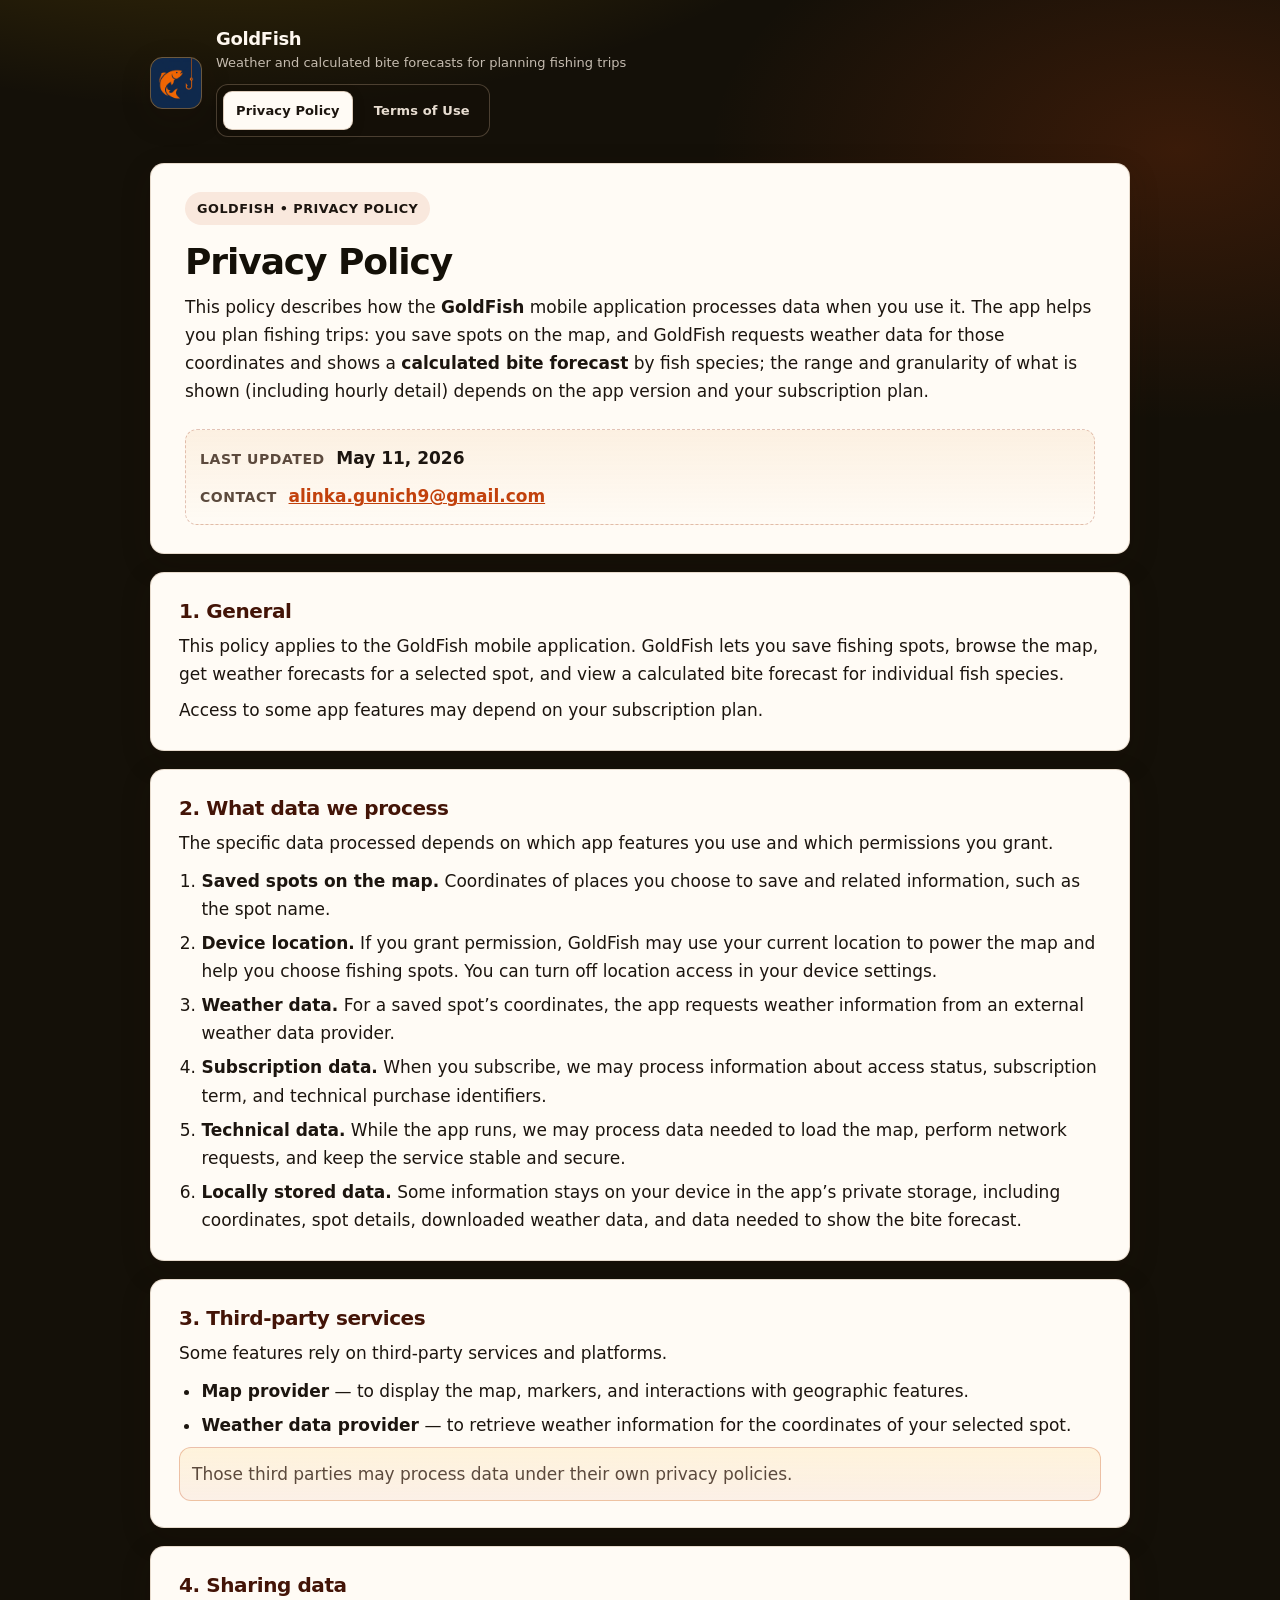
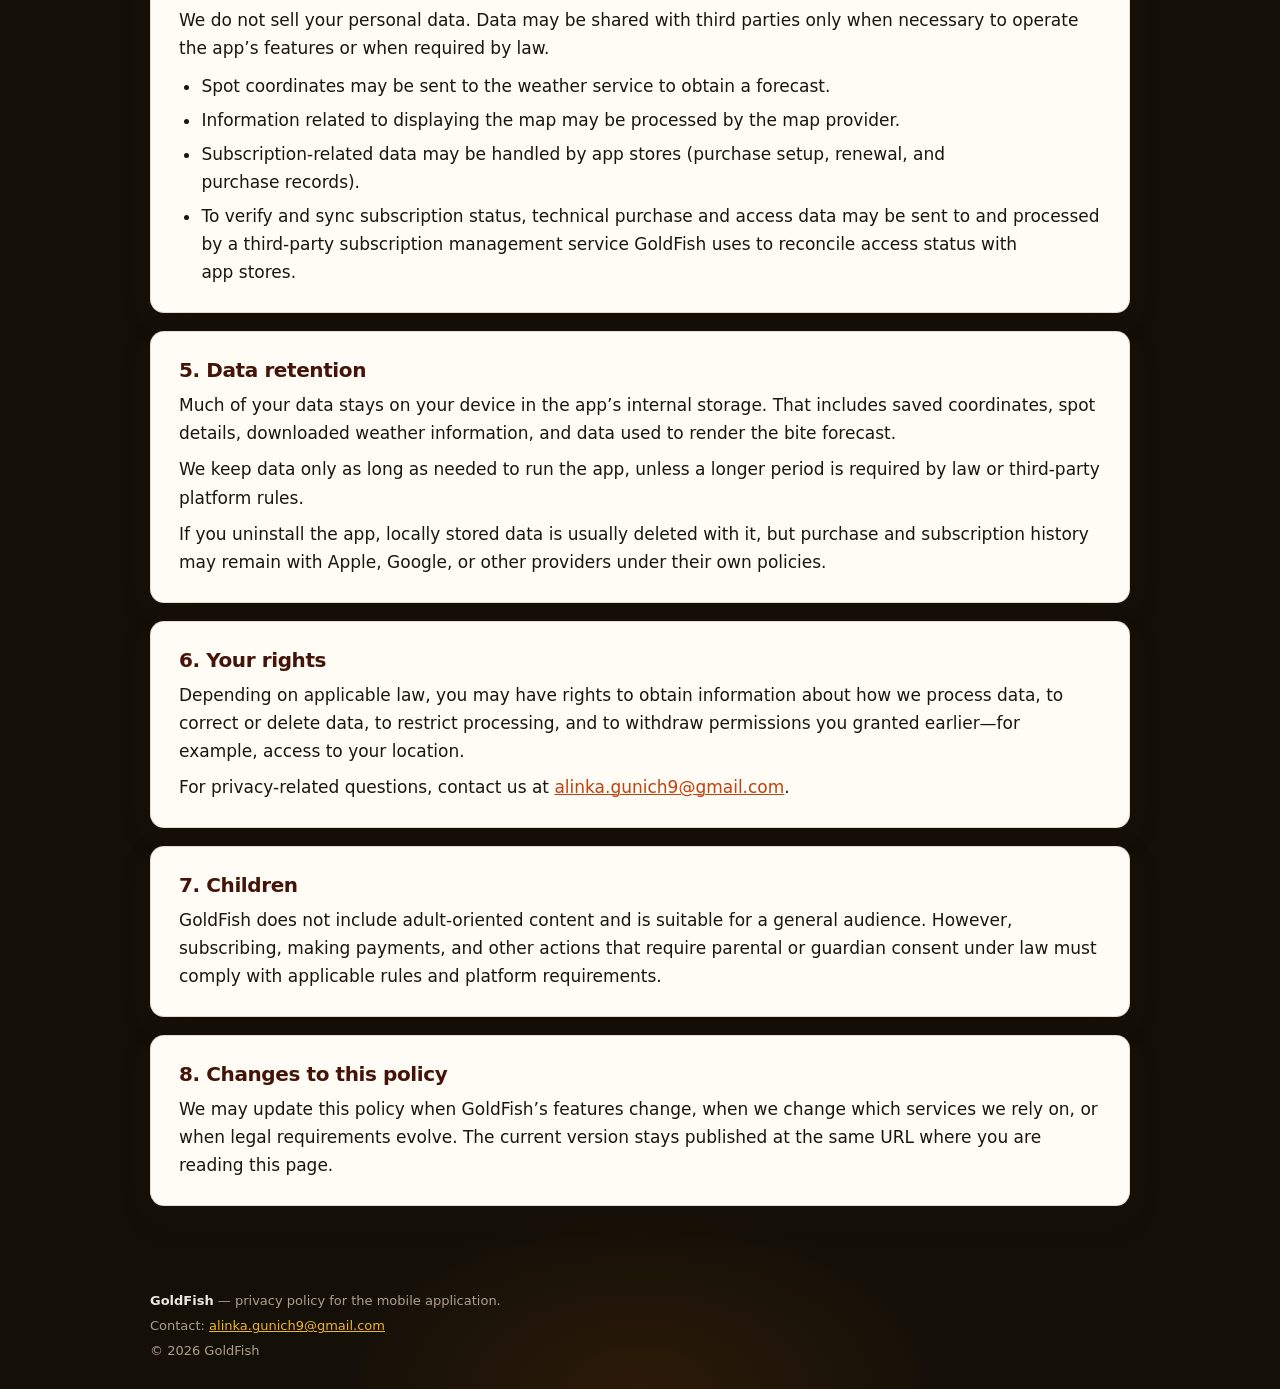
<file: index.html>
<!doctype html>
<html lang="en">
<head>
  <meta charset="utf-8" />
  <meta name="viewport" content="width=device-width, initial-scale=1, viewport-fit=cover" />
  <meta name="theme-color" content="#141008" />
  <link rel="icon" href="title.png" type="image/png" sizes="512x512" />
  <link rel="apple-touch-icon" href="title.png" />
  <title>Privacy Policy — GoldFish</title>
  <meta
    name="description"
    content="Privacy policy for the GoldFish mobile app: weather forecasts and calculated bite forecasts for spots you save on the map."
  />
  <link rel="stylesheet" href="fishgold-site.css" />
</head>
<body>
  <a class="skip-link" href="#main">Skip to content</a>

  <header class="site-header shell">
    <div class="header-row">
      <div class="brand">
        <div class="logo-box">
          <img src="title.png" alt="GoldFish" width="52" height="52" decoding="async" />
        </div>
        <div class="brand-text">
          <div class="brand-title">GoldFish</div>
          <div class="brand-note">Weather and calculated bite forecasts for planning fishing trips</div>
          <nav class="doc-tabs" aria-label="Document tabs">
            <a class="doc-tab active" href="index.html" aria-current="page">Privacy Policy</a>
            <a class="doc-tab" href="terms-of-use.html">Terms of Use</a>
          </nav>
        </div>
      </div>
    </div>
  </header>

  <main id="main" class="shell">
    <section class="hero">
      <div class="eyebrow">GoldFish • Privacy Policy</div>
      <h1>Privacy Policy</h1>
      <p>
        This policy describes how the <strong>GoldFish</strong> mobile application processes data when you use it. The app helps you plan fishing trips: you save spots on the map, and GoldFish requests weather data for those coordinates and shows a <strong>calculated bite forecast</strong> by fish species; the range and granularity of what is shown (including hourly detail) depends on the app version and your subscription plan.
      </p>
      <div class="meta-grid">
        <div class="meta-card">
          <span class="meta-label">Last updated</span>
          <div class="meta-value">May 11, 2026</div>
        </div>
        <div class="meta-card">
          <span class="meta-label">Contact</span>
          <div class="meta-value"><a data-support-email href="#"></a></div>
        </div>
      </div>
    </section>

    <div class="stack">
      <section class="section-card" aria-labelledby="s1">
        <h2 id="s1">1. General</h2>
        <p>
          This policy applies to the GoldFish mobile application. GoldFish lets you save fishing spots, browse the map, get weather
          forecasts for a selected spot, and view a calculated bite forecast for individual fish species.
        </p>
        <p>
          Access to some app features may depend on your subscription plan.
        </p>
      </section>

      <section class="section-card" aria-labelledby="s2">
        <h2 id="s2">2. What data we process</h2>
        <p>
          The specific data processed depends on which app features you use and which permissions you grant.
        </p>
        <ol>
          <li><strong>Saved spots on the map.</strong> Coordinates of places you choose to save and related information, such as the spot name.</li>
          <li>
            <strong>Device location.</strong>
            If you grant permission, GoldFish may use your current location to power the map and help you choose fishing spots.
            You can turn off location access in your device settings.
          </li>
          <li><strong>Weather data.</strong> For a saved spot’s coordinates, the app requests weather information from an external weather data provider.</li>
          <li><strong>Subscription data.</strong> When you subscribe, we may process information about access status, subscription term, and technical purchase identifiers.</li>
          <li><strong>Technical data.</strong> While the app runs, we may process data needed to load the map, perform network requests, and keep the service stable and secure.</li>
          <li><strong>Locally stored data.</strong> Some information stays on your device in the app’s private storage, including coordinates, spot details, downloaded weather data, and data needed to show the bite forecast.</li>
        </ol>
      </section>

      <section class="section-card" aria-labelledby="s3">
        <h2 id="s3">3. Third-party services</h2>
        <p>
          Some features rely on third-party services and platforms.
        </p>
        <ul>
          <li><strong>Map provider</strong> — to display the map, markers, and interactions with geographic features.</li>
          <li><strong>Weather data provider</strong> — to retrieve weather information for the coordinates of your selected spot.</li>
        </ul>
        <p class="callout-inline">
          Those third parties may process data under their own privacy policies.
        </p>
      </section>

      <section class="section-card" aria-labelledby="s4">
        <h2 id="s4">4. Sharing data</h2>
        <p>
          We do not sell your personal data. Data may be shared with third parties only when necessary to operate the app’s features
          or when required by law.
        </p>
        <ul>
          <li>Spot coordinates may be sent to the weather service to obtain a forecast.</li>
          <li>Information related to displaying the map may be processed by the map provider.</li>
          <li>Subscription-related data may be handled by app stores (purchase setup, renewal, and purchase records).</li>
          <li>To verify and sync subscription status, technical purchase and access data may be sent to and processed by a third-party subscription management service GoldFish uses to reconcile access status with app stores.</li>
        </ul>
      </section>

      <section class="section-card" aria-labelledby="s5">
        <h2 id="s5">5. Data retention</h2>
        <p>
          Much of your data stays on your device in the app’s internal storage.
          That includes saved coordinates, spot details,
          downloaded weather information, and data used to render the bite forecast.
        </p>
        <p>
          We keep data only as long as needed to run the app, unless a longer period is required by law or third-party platform rules.
        </p>
        <p>
          If you uninstall the app, locally stored data is usually deleted with it, but purchase and subscription history may remain
          with Apple, Google, or other providers under their own policies.
        </p>
      </section>

      <section class="section-card" aria-labelledby="s6">
        <h2 id="s6">6. Your rights</h2>
        <p>
          Depending on applicable law, you may have rights to obtain information about how we process data, to correct or delete data,
          to restrict processing, and to withdraw permissions you granted earlier—for example, access to your location.
        </p>
        <p>
          For privacy-related questions, contact us at
          <a data-support-email href="#"></a>.
        </p>
      </section>

      <section class="section-card" aria-labelledby="s7">
        <h2 id="s7">7. Children</h2>
        <p>
          GoldFish does not include adult-oriented content and is suitable for a general audience. However, subscribing, making payments,
          and other actions that require parental or guardian consent under law must comply with applicable rules and platform requirements.
        </p>
      </section>

      <section class="section-card" aria-labelledby="s8">
        <h2 id="s8">8. Changes to this policy</h2>
        <p>
          We may update this policy when GoldFish’s features change, when we change which services we rely on,
          or when legal requirements evolve. The current version stays published at the same URL where you are reading this page.
        </p>
      </section>
    </div>
  </main>

  <footer class="site-footer shell">
    <div class="footer-inner fineprint">
      <div><strong>GoldFish</strong> — privacy policy for the mobile application.</div>
      <div>Contact: <a data-support-email href="#"></a></div>
      <div>© <span id="year"></span> GoldFish</div>
    </div>
  </footer>

  <script src="fishgold-site.js"></script>
</body>
</html>
</file>
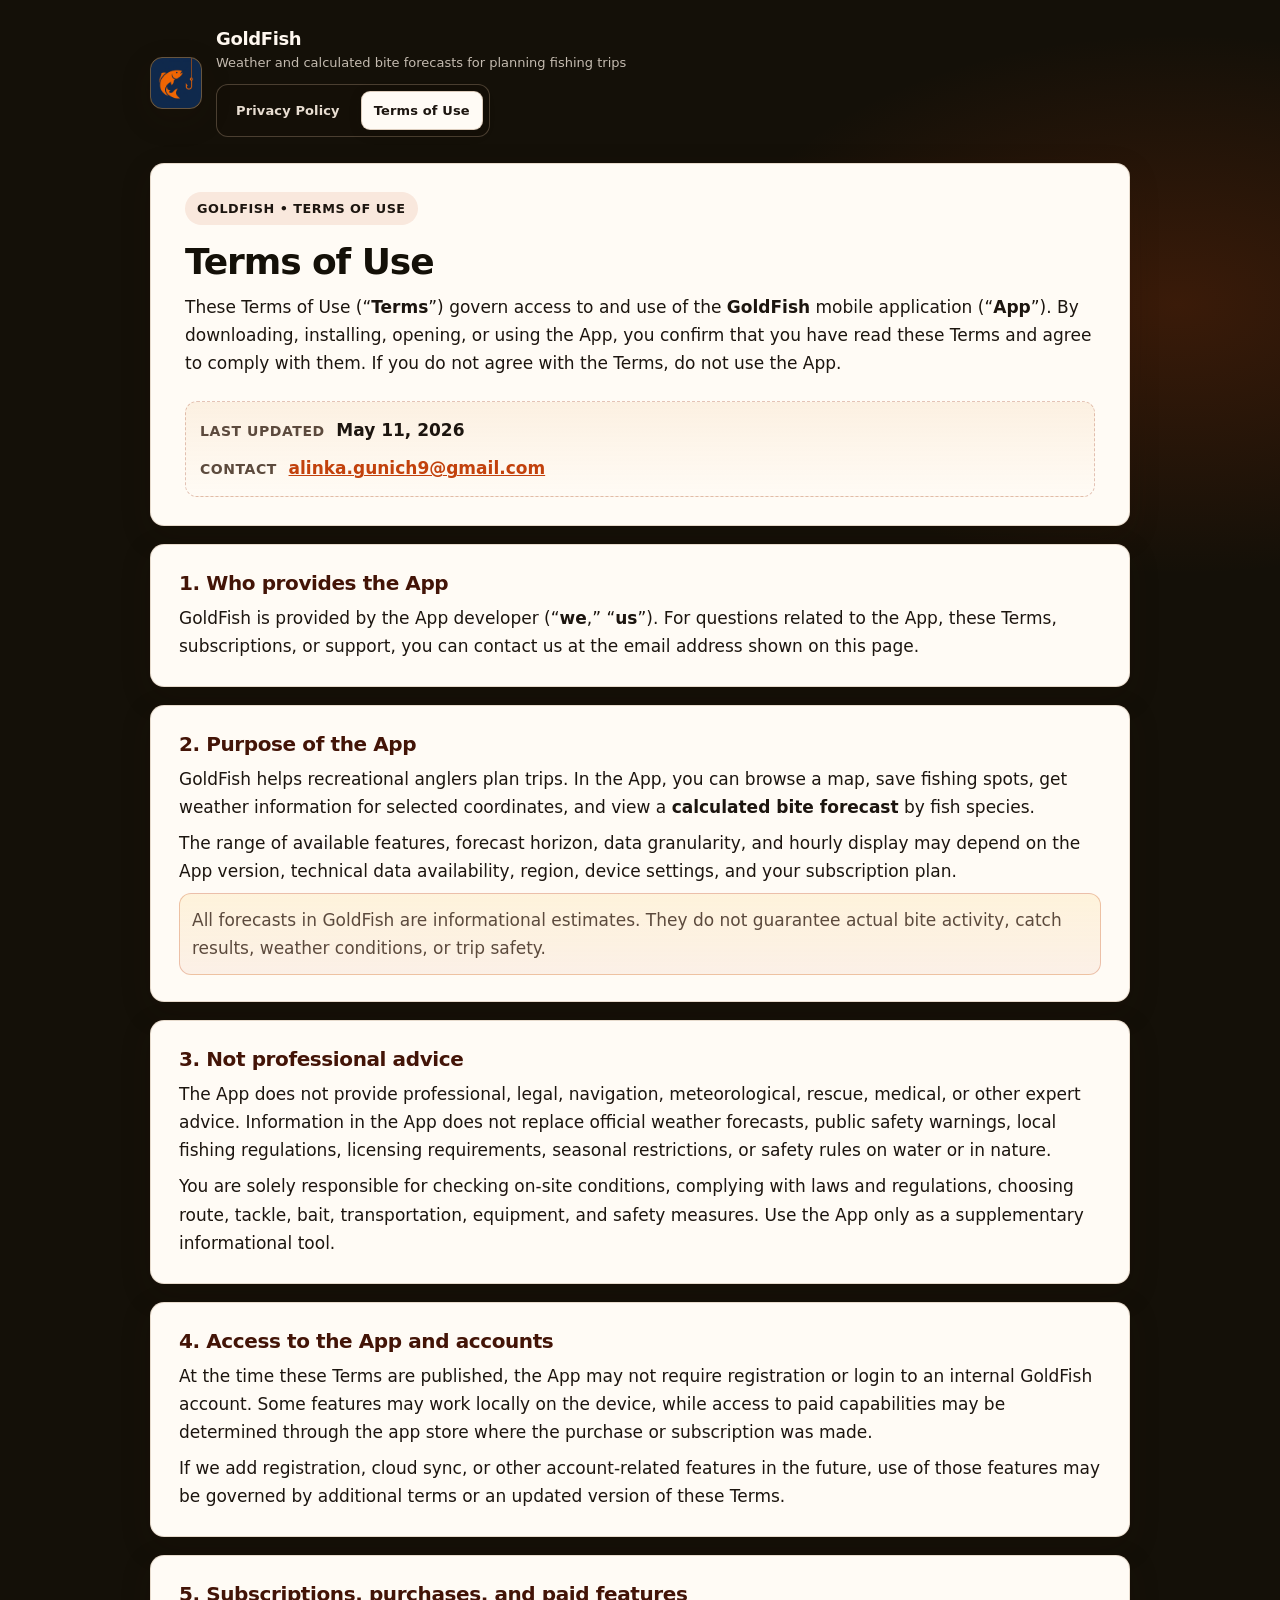
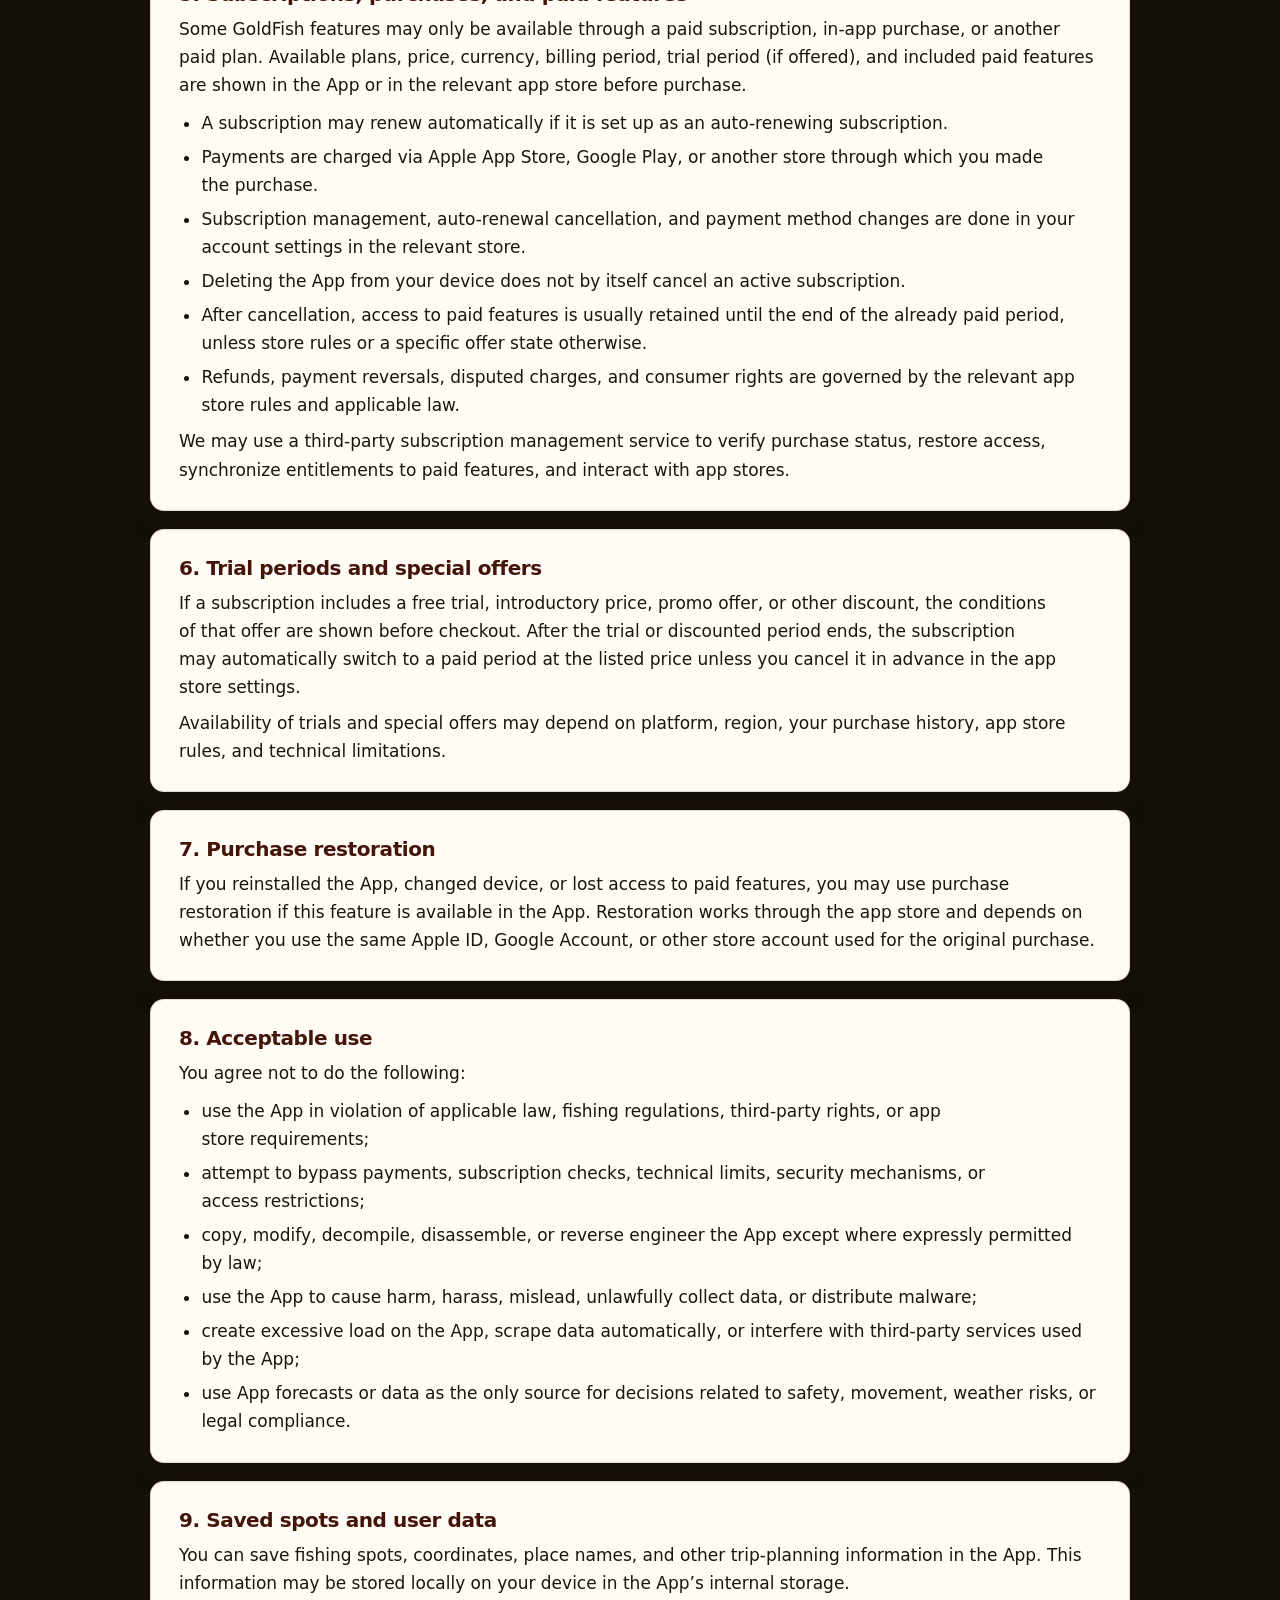
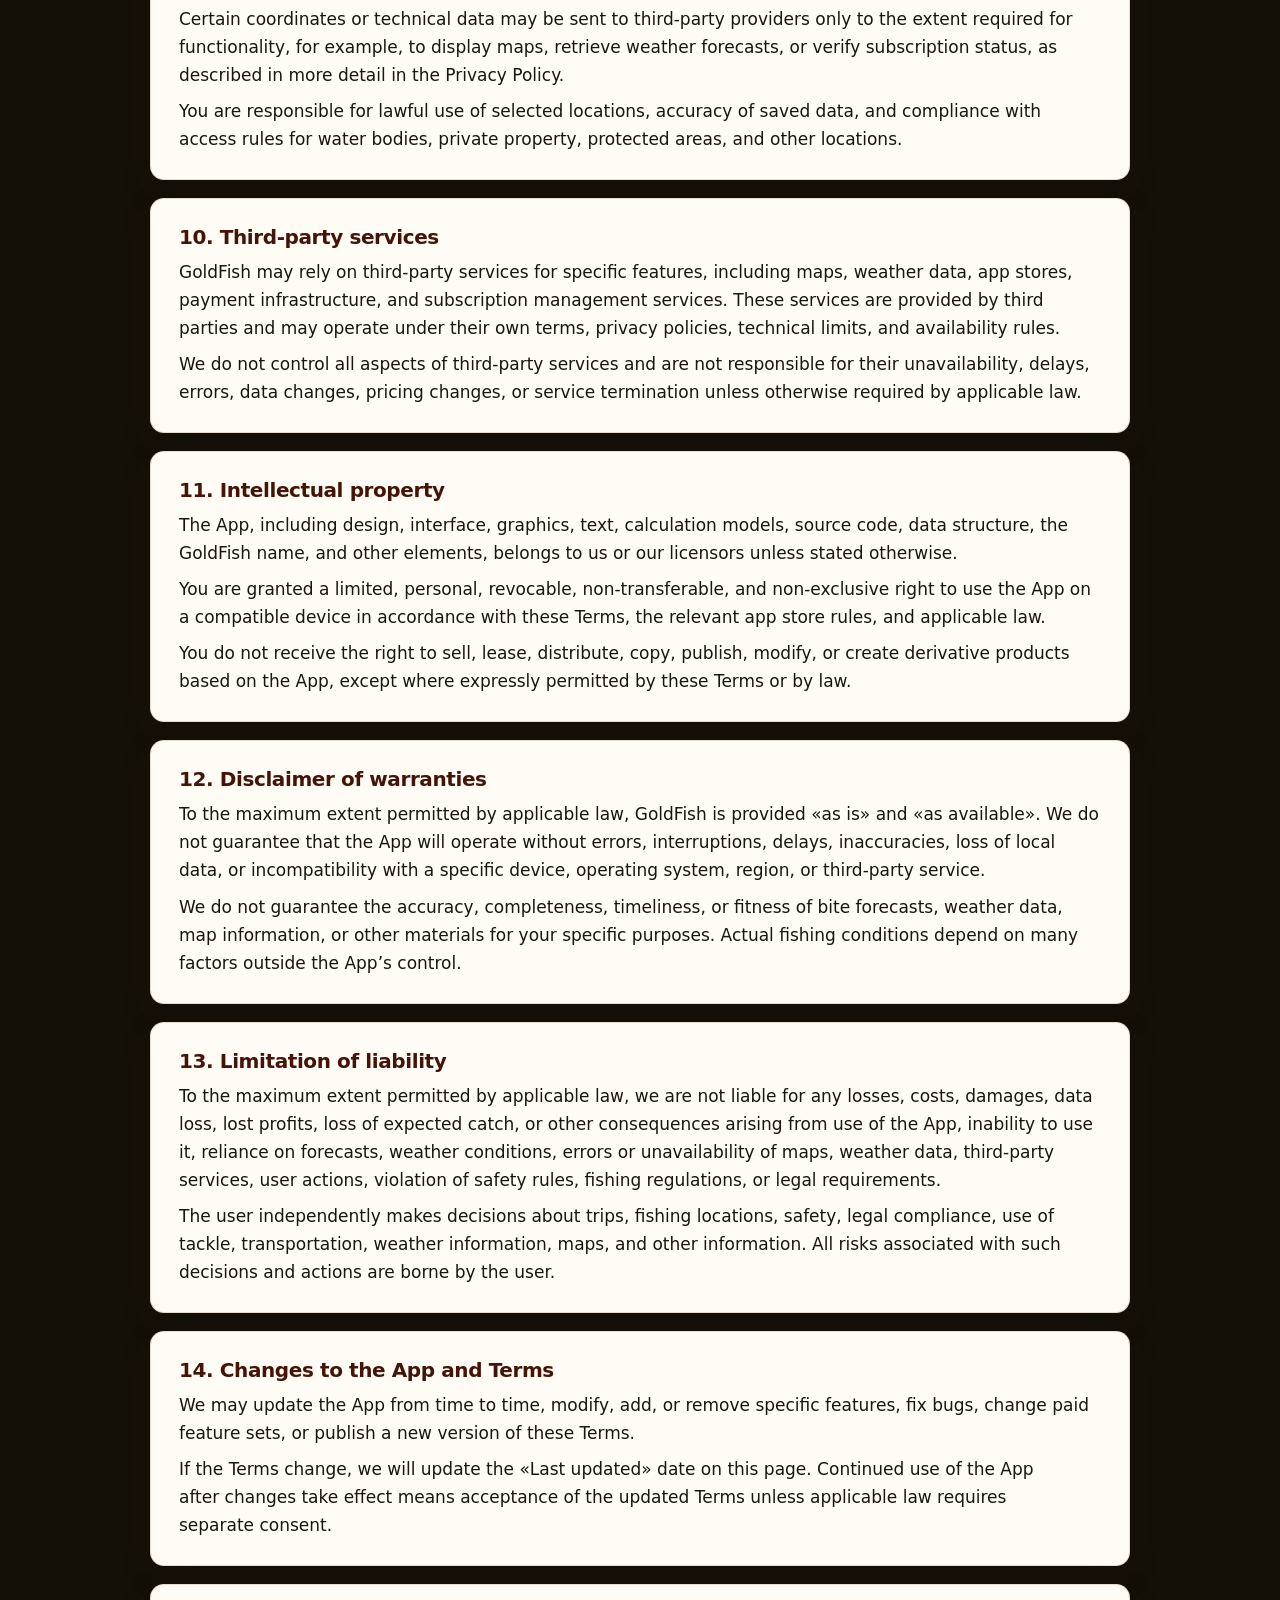
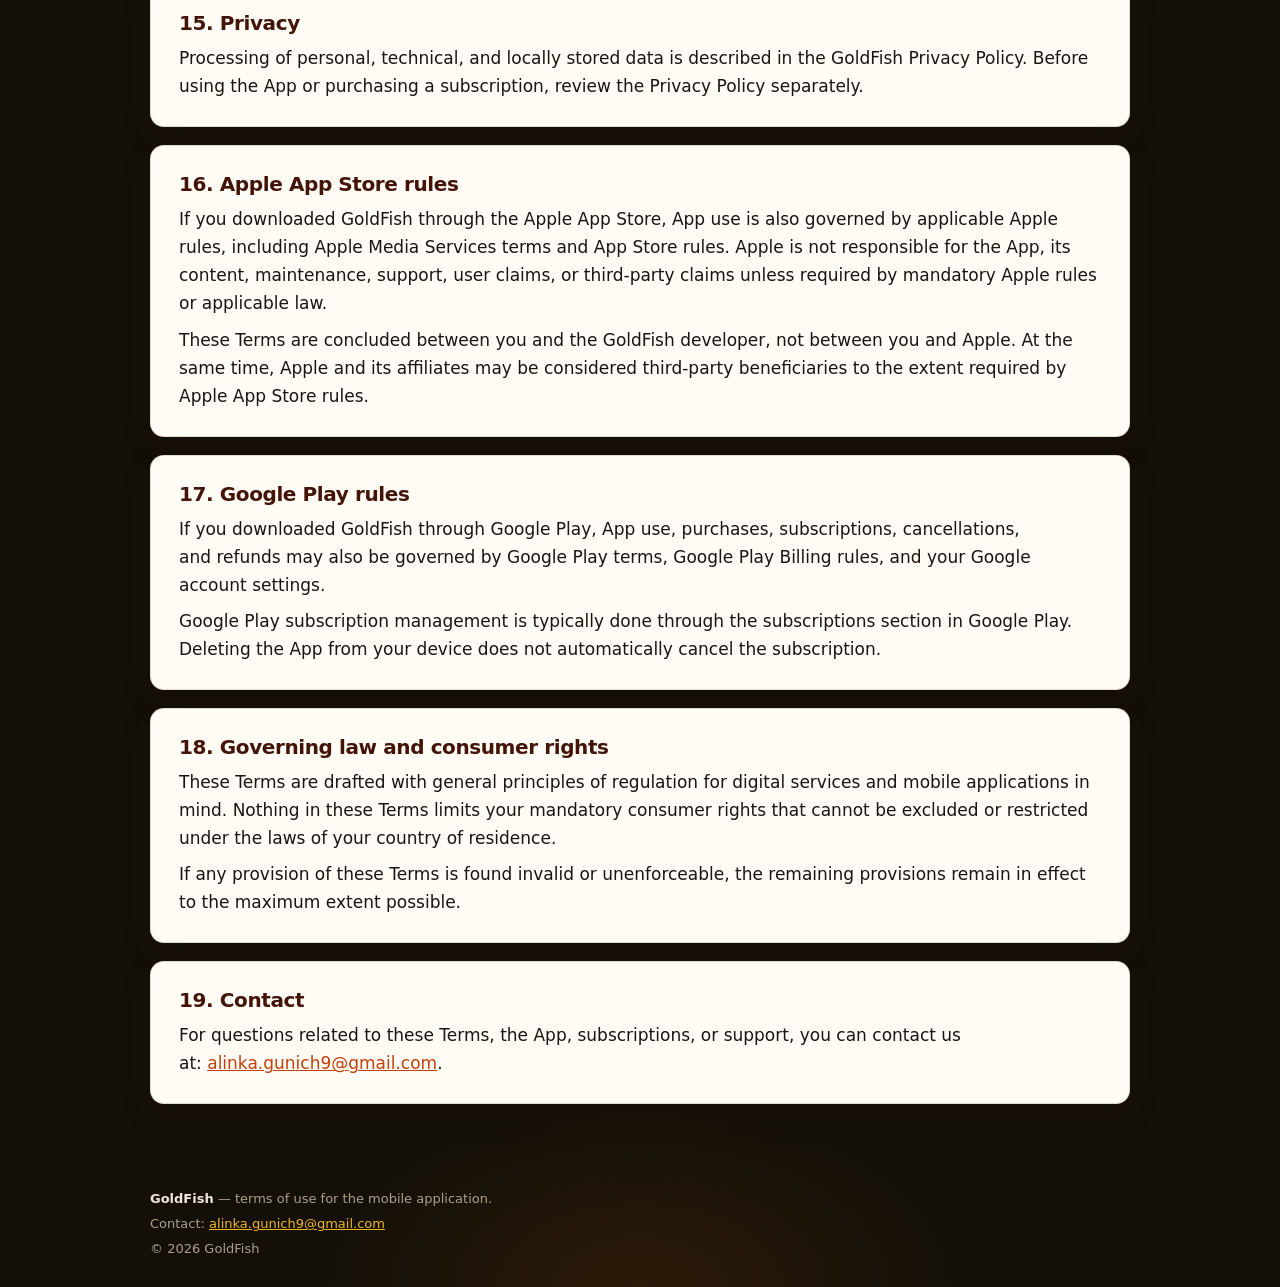
<file: terms-of-use.html>
<!doctype html>
<html lang="en">
<head>
  <meta charset="utf-8" />
  <meta name="viewport" content="width=device-width, initial-scale=1, viewport-fit=cover" />
  <meta name="theme-color" content="#141008" />
  <link rel="icon" href="title.png" type="image/png" sizes="512x512" />
  <link rel="apple-touch-icon" href="title.png" />
  <title>Terms of Use — GoldFish</title>
  <meta
    name="description"
    content="Terms of use for the GoldFish mobile app: recreational fishing forecasts, map spots, weather-based calculations, subscriptions, and in-app purchases."
  />
  <link rel="stylesheet" href="fishgold-site.css" />
</head>
<body>
  <a class="skip-link" href="#main">Skip to content</a>

  <header class="site-header shell">
    <div class="header-row">
      <div class="brand">
        <div class="logo-box">
          <img src="title.png" alt="GoldFish" width="52" height="52" decoding="async" />
        </div>
        <div class="brand-text">
          <div class="brand-title">GoldFish</div>
          <div class="brand-note">Weather and calculated bite forecasts for planning fishing trips</div>
          <nav class="doc-tabs" aria-label="Document sections">
            <a class="doc-tab" href="index.html">Privacy Policy</a>
            <a class="doc-tab active" href="terms-of-use.html" aria-current="page">Terms of Use</a>
          </nav>
        </div>
      </div>
    </div>
  </header>

  <main id="main" class="shell">
    <section class="hero">
      <div class="eyebrow">GoldFish • Terms of Use</div>
      <h1>Terms of Use</h1>
      <p>
        These Terms of Use (&ldquo;<strong>Terms</strong>&rdquo;) govern access to and use of the
        <strong>GoldFish</strong> mobile application (&ldquo;<strong>App</strong>&rdquo;). By downloading, installing,
        opening, or using the App, you confirm that you have read these Terms and agree to comply with them.
        If you do not agree with the Terms, do not use the App.
      </p>
      <div class="meta-grid">
        <div class="meta-card">
          <span class="meta-label">Last updated</span>
          <div class="meta-value">May 11, 2026</div>
        </div>
        <div class="meta-card">
          <span class="meta-label">Contact</span>
          <div class="meta-value"><a data-support-email href="#"></a></div>
        </div>
      </div>
    </section>

    <div class="stack">
      <section class="section-card" aria-labelledby="t1">
        <h2 id="t1">1. Who provides the App</h2>
        <p>
          GoldFish is provided by the App developer (&ldquo;<strong>we</strong>,&rdquo; &ldquo;<strong>us</strong>&rdquo;).
          For questions related to the App, these Terms, subscriptions, or support, you can contact us at the email address
          shown on this page.
        </p>
      </section>

      <section class="section-card" aria-labelledby="t2">
        <h2 id="t2">2. Purpose of the App</h2>
        <p>
          GoldFish helps recreational anglers plan trips. In the App, you can browse a map, save fishing spots,
          get weather information for selected coordinates, and view a <strong>calculated bite forecast</strong> by fish species.
        </p>
        <p>
          The range of available features, forecast horizon, data granularity, and hourly display may depend on the App version,
          technical data availability, region, device settings, and your subscription plan.
        </p>
        <p class="callout-inline">
          All forecasts in GoldFish are informational estimates. They do not guarantee actual bite activity, catch results, weather conditions,
          or trip safety.
        </p>
      </section>

      <section class="section-card" aria-labelledby="t3">
        <h2 id="t3">3. Not professional advice</h2>
        <p>
          The App does not provide professional, legal, navigation, meteorological, rescue, medical,
          or other expert advice. Information in the App does not replace official weather forecasts, public safety warnings,
          local fishing regulations, licensing requirements, seasonal restrictions, or safety rules on water or in nature.
        </p>
        <p>
          You are solely responsible for checking on-site conditions, complying with laws and regulations, choosing route, tackle, bait,
          transportation, equipment, and safety measures. Use the App only as a supplementary informational tool.
        </p>
      </section>

      <section class="section-card" aria-labelledby="t4">
        <h2 id="t4">4. Access to the App and accounts</h2>
        <p>
          At the time these Terms are published, the App may not require registration or login to an internal GoldFish account.
          Some features may work locally on the device, while access to paid capabilities may be determined through the app store
          where the purchase or subscription was made.
        </p>
        <p>
          If we add registration, cloud sync, or other account-related features in the future, use of those features may be governed
          by additional terms or an updated version of these Terms.
        </p>
      </section>

      <section class="section-card" aria-labelledby="t5">
        <h2 id="t5">5. Subscriptions, purchases, and paid features</h2>
        <p>
          Some GoldFish features may only be available through a paid subscription, in-app purchase, or another paid plan.
          Available plans, price, currency, billing period, trial period (if offered), and included paid features are shown
          in the App or in the relevant app store before purchase.
        </p>
        <ul>
          <li>A subscription may renew automatically if it is set up as an auto-renewing subscription.</li>
          <li>Payments are charged via Apple App Store, Google Play, or another store through which you made the purchase.</li>
          <li>Subscription management, auto-renewal cancellation, and payment method changes are done in your account settings in the relevant store.</li>
          <li>Deleting the App from your device does not by itself cancel an active subscription.</li>
          <li>After cancellation, access to paid features is usually retained until the end of the already paid period, unless store rules or a specific offer state otherwise.</li>
          <li>Refunds, payment reversals, disputed charges, and consumer rights are governed by the relevant app store rules and applicable law.</li>
        </ul>
        <p>
          We may use a third-party subscription management service to verify purchase status, restore access,
          synchronize entitlements to paid features, and interact with app stores.
        </p>
      </section>

      <section class="section-card" aria-labelledby="t6">
        <h2 id="t6">6. Trial periods and special offers</h2>
        <p>
          If a subscription includes a free trial, introductory price, promo offer, or other discount, the conditions of that offer
          are shown before checkout. After the trial or discounted period ends, the subscription may automatically switch to a paid period
          at the listed price unless you cancel it in advance in the app store settings.
        </p>
        <p>
          Availability of trials and special offers may depend on platform, region, your purchase history,
          app store rules, and technical limitations.
        </p>
      </section>

      <section class="section-card" aria-labelledby="t7">
        <h2 id="t7">7. Purchase restoration</h2>
        <p>
          If you reinstalled the App, changed device, or lost access to paid features, you may use purchase restoration
          if this feature is available in the App. Restoration works through the app store and depends on whether
          you use the same Apple ID, Google Account, or other store account used for the original purchase.
        </p>
      </section>

      <section class="section-card" aria-labelledby="t8">
        <h2 id="t8">8. Acceptable use</h2>
        <p>You agree not to do the following:</p>
        <ul>
          <li>use the App in violation of applicable law, fishing regulations, third-party rights, or app store requirements;</li>
          <li>attempt to bypass payments, subscription checks, technical limits, security mechanisms, or access restrictions;</li>
          <li>copy, modify, decompile, disassemble, or reverse engineer the App except where expressly permitted by law;</li>
          <li>use the App to cause harm, harass, mislead, unlawfully collect data, or distribute malware;</li>
          <li>create excessive load on the App, scrape data automatically, or interfere with third-party services used by the App;</li>
          <li>use App forecasts or data as the only source for decisions related to safety, movement, weather risks, or legal compliance.</li>
        </ul>
      </section>

      <section class="section-card" aria-labelledby="t9">
        <h2 id="t9">9. Saved spots and user data</h2>
        <p>
          You can save fishing spots, coordinates, place names, and other trip-planning information in the App.
          This information may be stored locally on your device in the App’s internal storage.
        </p>
        <p>
          Certain coordinates or technical data may be sent to third-party providers only to the extent required for functionality,
          for example, to display maps, retrieve weather forecasts, or verify subscription status, as described in more detail in the Privacy Policy.
        </p>
        <p>
          You are responsible for lawful use of selected locations, accuracy of saved data, and compliance with access rules for water bodies,
          private property, protected areas, and other locations.
        </p>
      </section>

      <section class="section-card" aria-labelledby="t10">
        <h2 id="t10">10. Third-party services</h2>
        <p>
          GoldFish may rely on third-party services for specific features, including maps, weather data, app stores,
          payment infrastructure, and subscription management services. These services are provided by third parties
          and may operate under their own terms, privacy policies, technical limits, and availability rules.
        </p>
        <p>
          We do not control all aspects of third-party services and are not responsible for their unavailability, delays, errors,
          data changes, pricing changes, or service termination unless otherwise required by applicable law.
        </p>
      </section>

      <section class="section-card" aria-labelledby="t11">
        <h2 id="t11">11. Intellectual property</h2>
        <p>
          The App, including design, interface, graphics, text, calculation models, source code, data structure, the GoldFish name,
          and other elements, belongs to us or our licensors unless stated otherwise.
        </p>
        <p>
          You are granted a limited, personal, revocable, non-transferable, and non-exclusive right to use the App
          on a compatible device in accordance with these Terms, the relevant app store rules, and applicable law.
        </p>
        <p>
          You do not receive the right to sell, lease, distribute, copy, publish, modify, or create derivative products
          based on the App, except where expressly permitted by these Terms or by law.
        </p>
      </section>

      <section class="section-card" aria-labelledby="t12">
        <h2 id="t12">12. Disclaimer of warranties</h2>
        <p>
          To the maximum extent permitted by applicable law, GoldFish is provided &laquo;as is&raquo; and
          &laquo;as available&raquo;. We do not guarantee that the App will operate without errors, interruptions, delays,
          inaccuracies, loss of local data, or incompatibility with a specific device, operating system, region, or third-party service.
        </p>
        <p>
          We do not guarantee the accuracy, completeness, timeliness, or fitness of bite forecasts, weather data, map information,
          or other materials for your specific purposes. Actual fishing conditions depend on many factors outside the App’s control.
        </p>
      </section>

      <section class="section-card" aria-labelledby="t13">
        <h2 id="t13">13. Limitation of liability</h2>
        <p>
          To the maximum extent permitted by applicable law, we are not liable
          for any losses, costs, damages, data loss, lost profits, loss of expected catch,
          or other consequences arising from use of the App, inability to use it,
          reliance on forecasts, weather conditions, errors or unavailability of maps, weather data,
          third-party services, user actions, violation of safety rules, fishing regulations,
          or legal requirements.
        </p>
        <p>
          The user independently makes decisions about trips, fishing locations, safety,
          legal compliance, use of tackle, transportation, weather information, maps, and other information.
          All risks associated with such decisions and actions are borne by the user.
        </p>
      </section>

      <section class="section-card" aria-labelledby="t14">
        <h2 id="t14">14. Changes to the App and Terms</h2>
        <p>
          We may update the App from time to time, modify, add, or remove specific features, fix bugs,
          change paid feature sets, or publish a new version of these Terms.
        </p>
        <p>
          If the Terms change, we will update the &laquo;Last updated&raquo; date on this page. Continued use of the App
          after changes take effect means acceptance of the updated Terms unless applicable law requires separate consent.
        </p>
      </section>

      <section class="section-card" aria-labelledby="t15">
        <h2 id="t15">15. Privacy</h2>
        <p>
          Processing of personal, technical, and locally stored data is described in the GoldFish Privacy Policy.
          Before using the App or purchasing a subscription, review the Privacy Policy separately.
        </p>
      </section>

      <section class="section-card" aria-labelledby="t16">
        <h2 id="t16">16. Apple App Store rules</h2>
        <p>
          If you downloaded GoldFish through the Apple App Store, App use is also governed by applicable Apple rules,
          including Apple Media Services terms and App Store rules. Apple is not responsible for the App, its content,
          maintenance, support, user claims, or third-party claims unless required by mandatory Apple rules
          or applicable law.
        </p>
        <p>
          These Terms are concluded between you and the GoldFish developer, not between you and Apple. At the same time, Apple and its affiliates
          may be considered third-party beneficiaries to the extent required by Apple App Store rules.
        </p>
      </section>

      <section class="section-card" aria-labelledby="t17">
        <h2 id="t17">17. Google Play rules</h2>
        <p>
          If you downloaded GoldFish through Google Play, App use, purchases, subscriptions, cancellations, and refunds may also be governed by
          Google Play terms, Google Play Billing rules, and your Google account settings.
        </p>
        <p>
          Google Play subscription management is typically done through the subscriptions section in Google Play. Deleting the App from your device
          does not automatically cancel the subscription.
        </p>
      </section>

      <section class="section-card" aria-labelledby="t18">
        <h2 id="t18">18. Governing law and consumer rights</h2>
        <p>
          These Terms are drafted with general principles of regulation for digital services and mobile applications in mind. Nothing in these Terms
          limits your mandatory consumer rights that cannot be excluded or restricted under the laws of your country of residence.
        </p>
        <p>
          If any provision of these Terms is found invalid or unenforceable, the remaining provisions remain in effect
          to the maximum extent possible.
        </p>
      </section>

      <section class="section-card" aria-labelledby="t19">
        <h2 id="t19">19. Contact</h2>
        <p>
          For questions related to these Terms, the App, subscriptions, or support, you can contact us at:
          <a data-support-email href="#"></a>.
        </p>
      </section>
    </div>
  </main>

  <footer class="site-footer shell">
    <div class="footer-inner fineprint">
      <div><strong>GoldFish</strong> — terms of use for the mobile application.</div>
      <div>Contact: <a data-support-email href="#"></a></div>
      <div>© <span id="year"></span> GoldFish</div>
    </div>
  </footer>

  <script src="fishgold-site.js"></script>
</body>
</html>
</file>
<file: fishgold-site.css>
:root {
  color-scheme: dark;
  --bg: #141008;
  --surface: #fffbf5;
  --text: #1c150f;
  --muted: #5c4a3d;
  --border: rgba(120, 72, 24, 0.18);
  --accent: #c2410c;
  --accent-bright: #ea580c;
  --accent-weak: rgba(194, 65, 12, 0.1);
  --shadow: 0 10px 30px rgba(40, 20, 8, 0.18);
  --radius: 14px;
  --maxw: 900px;
  --space-4: 16px;
  --space-5: 20px;
  --space-6: 24px;
  --space-8: 32px;
  --space-10: 40px;
  --space-16: 64px;
}

*,
*::before,
*::after {
  box-sizing: border-box;
}

html {
  -webkit-text-size-adjust: 100%;
  text-size-adjust: 100%;
  scroll-padding-top: 0.75rem;
  scroll-behavior: smooth;
}

html,
body {
  min-height: 100%;
}

body {
  margin: 0;
  padding-left: env(safe-area-inset-left, 0);
  padding-right: env(safe-area-inset-right, 0);
  padding-bottom: env(safe-area-inset-bottom, 0);
  font-family:
    ui-sans-serif,
    system-ui,
    -apple-system,
    "Segoe UI",
    Roboto,
    Helvetica,
    Arial,
    "Apple Color Emoji",
    "Segoe UI Emoji";
  font-size: clamp(15px, 2.8vw, 17px);
  line-height: 1.65;
  overflow-x: clip;
  background:
    radial-gradient(1200px 600px at 18% -8%, rgba(234, 179, 8, 0.28), transparent 58%),
    radial-gradient(900px 520px at 92% 5%, rgba(194, 65, 12, 0.22), transparent 52%),
    radial-gradient(700px 400px at 50% 100%, rgba(180, 83, 9, 0.15), transparent 45%),
    var(--bg);
}

img,
svg {
  display: block;
  max-width: 100%;
}

.prose a,
main a {
  color: var(--accent);
  text-decoration-thickness: 0.08em;
  overflow-wrap: anywhere;
}

.prose a:hover,
main a:hover {
  color: var(--accent-bright);
  text-decoration: underline;
}

p,
li {
  text-wrap: pretty;
}

h1,
h2 {
  text-wrap: balance;
}

.shell {
  --gutter: clamp(14px, 4.2vw, 40px);
  width: min(100% - 2 * var(--gutter), calc(var(--maxw) + 2 * var(--gutter)));
  max-width: 100%;
  margin-inline: auto;
  padding-inline: 0;
}

.skip-link {
  position: absolute;
  left: -999px;
  top: 10px;
  padding: 10px 12px;
  background: var(--surface);
  border: 1px solid var(--border);
  border-radius: 10px;
  box-shadow: var(--shadow);
  color: var(--text);
  z-index: 100;
}

.skip-link:focus {
  left: 10px;
}

.site-header {
  padding: clamp(18px, 4vw, 28px) 0 clamp(8px, 2vw, 10px);
}

.header-row {
  display: flex;
  align-items: center;
  justify-content: flex-start;
  gap: clamp(10px, 2.5vw, 14px);
}

.brand {
  display: flex;
  align-items: flex-start;
  flex-wrap: wrap;
  gap: clamp(10px, 2.5vw, 14px);
  min-width: 0;
}

@media (min-width: 720px) {
  .brand {
    align-items: center;
  }
}

.logo-box {
  flex-shrink: 0;
  width: clamp(44px, 10vw, 52px);
  height: clamp(44px, 10vw, 52px);
  border-radius: 12px;
  display: grid;
  place-items: center;
  padding: 0;
  overflow: hidden;
  box-shadow: var(--shadow), 0 0 0 1px rgba(254, 215, 170, 0.25) inset;
  border: 1px solid rgba(254, 215, 170, 0.35);
}

.logo-box img {
  width: 100%;
  height: 100%;
  object-fit: cover;
  border-radius: inherit;
}

.brand-text {
  min-width: 0;
  flex: 1 1 12rem;
}

.brand-title {
  font-weight: 800;
  letter-spacing: -0.02em;
  color: #fff8f0;
  font-size: clamp(16px, 4.2vw, 18px);
  line-height: 1.2;
}

.brand-note {
  color: rgba(255, 244, 232, 0.75);
  font-size: clamp(12px, 3.2vw, 13px);
  margin-top: 4px;
  line-height: 1.4;
}

.doc-tabs {
  display: inline-flex;
  flex-wrap: wrap;
  gap: 8px;
  margin-top: 12px;
  padding: 6px;
  border-radius: 12px;
  background: rgba(20, 16, 8, 0.35);
  border: 1px solid rgba(255, 218, 185, 0.24);
}

.doc-tab {
  display: inline-flex;
  align-items: center;
  justify-content: center;
  padding: 8px 12px;
  border-radius: 9px;
  border: 1px solid transparent;
  color: rgba(255, 244, 232, 0.9);
  text-decoration: none;
  font-size: clamp(12px, 2.8vw, 13px);
  font-weight: 700;
  letter-spacing: 0.01em;
  transition:
    background-color 0.2s ease,
    color 0.2s ease,
    border-color 0.2s ease;
}

.doc-tab:hover {
  background: rgba(255, 251, 245, 0.1);
  color: #fff8f0;
  text-decoration: none;
}

.doc-tab.active {
  background: var(--surface);
  color: #1c150f;
  border-color: rgba(120, 72, 24, 0.26);
  box-shadow: 0 3px 12px rgba(20, 16, 8, 0.24);
}

main {
  padding: clamp(8px, 2vw, 16px) 0 var(--space-16);
}

.hero {
  background: var(--surface);
  margin: 0 auto clamp(12px, 3vw, 18px);
  padding: clamp(18px, 4vw, 28px) clamp(14px, 3.5vw, 34px);
  border: 1px solid var(--border);
  border-radius: clamp(10px, 2vw, var(--radius));
  box-shadow: var(--shadow);
  max-width: 100%;
  color: var(--text);
}

.eyebrow {
  display: inline-flex;
  align-items: center;
  padding: 6px 12px;
  border-radius: 999px;
  background: var(--accent-weak);
  color: var(--text);
  font-size: clamp(0.72rem, 2vw, 0.8rem);
  font-weight: 700;
  letter-spacing: 0.04em;
  text-transform: uppercase;
  margin-bottom: var(--space-4);
}

.hero h1 {
  margin: 0 0 10px;
  font-size: clamp(1.35rem, 5.5vw, 2.25rem);
  line-height: 1.15;
  letter-spacing: -0.03em;
  color: #141008;
  word-wrap: break-word;
  max-width: none;
}

.hero > p {
  margin: 0;
  color: var(--text);
  font-size: inherit;
  line-height: inherit;
  max-width: none;
}

.hero > p strong {
  font-weight: 700;
}

.meta-grid {
  display: grid;
  gap: clamp(8px, 2vw, 10px);
  padding: clamp(10px, 2.5vw, 14px);
  border: 1px dashed rgba(154, 52, 18, 0.28);
  border-radius: 12px;
  background: linear-gradient(180deg, rgba(217, 119, 6, 0.08), rgba(255, 251, 245, 0));
  margin-top: var(--space-6);
}

.meta-card {
  display: flex;
  flex-direction: column;
  align-items: flex-start;
  gap: 0.2rem;
}

@media (min-width: 540px) {
  .meta-card {
    flex-direction: row;
    flex-wrap: wrap;
    align-items: baseline;
    gap: 0 0.35rem;
  }
}

.meta-label {
  color: var(--muted);
  font-size: clamp(0.8rem, 2.2vw, 0.875rem);
  font-weight: 700;
  text-transform: uppercase;
  letter-spacing: 0.04em;
}

@media (min-width: 540px) {
  .meta-label {
    flex: 0 0 auto;
    margin-right: 6px;
    white-space: nowrap;
  }

  .meta-value {
    flex: 1 1 12rem;
    min-width: 0;
  }
}

.meta-value {
  font-weight: 600;
  min-width: 0;
  word-wrap: break-word;
  color: var(--text);
}

.stack {
  display: grid;
  gap: clamp(12px, 3vw, 18px);
}

.section-card {
  background: var(--surface);
  border: 1px solid var(--border);
  border-radius: clamp(10px, 2vw, var(--radius));
  box-shadow: var(--shadow);
  padding: clamp(18px, 4vw, 26px) clamp(14px, 3.5vw, 28px);
  color: var(--text);
}

.section-card h2 {
  margin: 0 0 8px;
  font-size: clamp(1rem, 3.2vw, 1.25rem);
  letter-spacing: -0.02em;
  color: #431407;
  line-height: 1.25;
  word-wrap: break-word;
}

.section-card p {
  margin: 8px 0 0;
  max-width: none;
}

.section-card p:first-of-type {
  margin-top: 0;
}

.section-card ul,
.section-card ol {
  margin: 10px 0 0;
  padding-left: clamp(1.1rem, 4vw, 1.4rem);
}

.section-card li + li {
  margin-top: 6px;
}

.callout-inline {
  margin-top: 12px;
  padding: clamp(10px, 2.5vw, 12px);
  border-radius: 12px;
  border: 1px solid rgba(194, 65, 12, 0.28);
  background: linear-gradient(180deg, rgba(251, 191, 36, 0.12), rgba(194, 65, 12, 0.06));
  color: var(--muted);
}

.site-footer {
  padding: clamp(16px, 3vw, 22px) 0 calc(28px + env(safe-area-inset-bottom, 0));
  color: rgba(255, 248, 240, 0.82);
}

.site-footer a {
  color: rgba(251, 191, 36, 0.95);
  text-decoration-thickness: 0.08em;
}

.site-footer a:hover {
  color: #fde68a;
  text-decoration: underline;
}

.footer-inner {
  display: flex;
  flex-direction: column;
  gap: 6px;
}

.fineprint {
  color: rgba(255, 235, 210, 0.65);
  font-size: clamp(12px, 2.8vw, 13px);
  line-height: 1.45;
}

.fineprint strong {
  color: rgba(255, 248, 240, 0.92);
}

@media (max-width: 680px) {
  .brand-note {
    display: none;
  }
}

@media (prefers-reduced-motion: reduce) {
  * {
    scroll-behavior: auto !important;
    transition: none !important;
    animation: none !important;
  }
}
</file>
